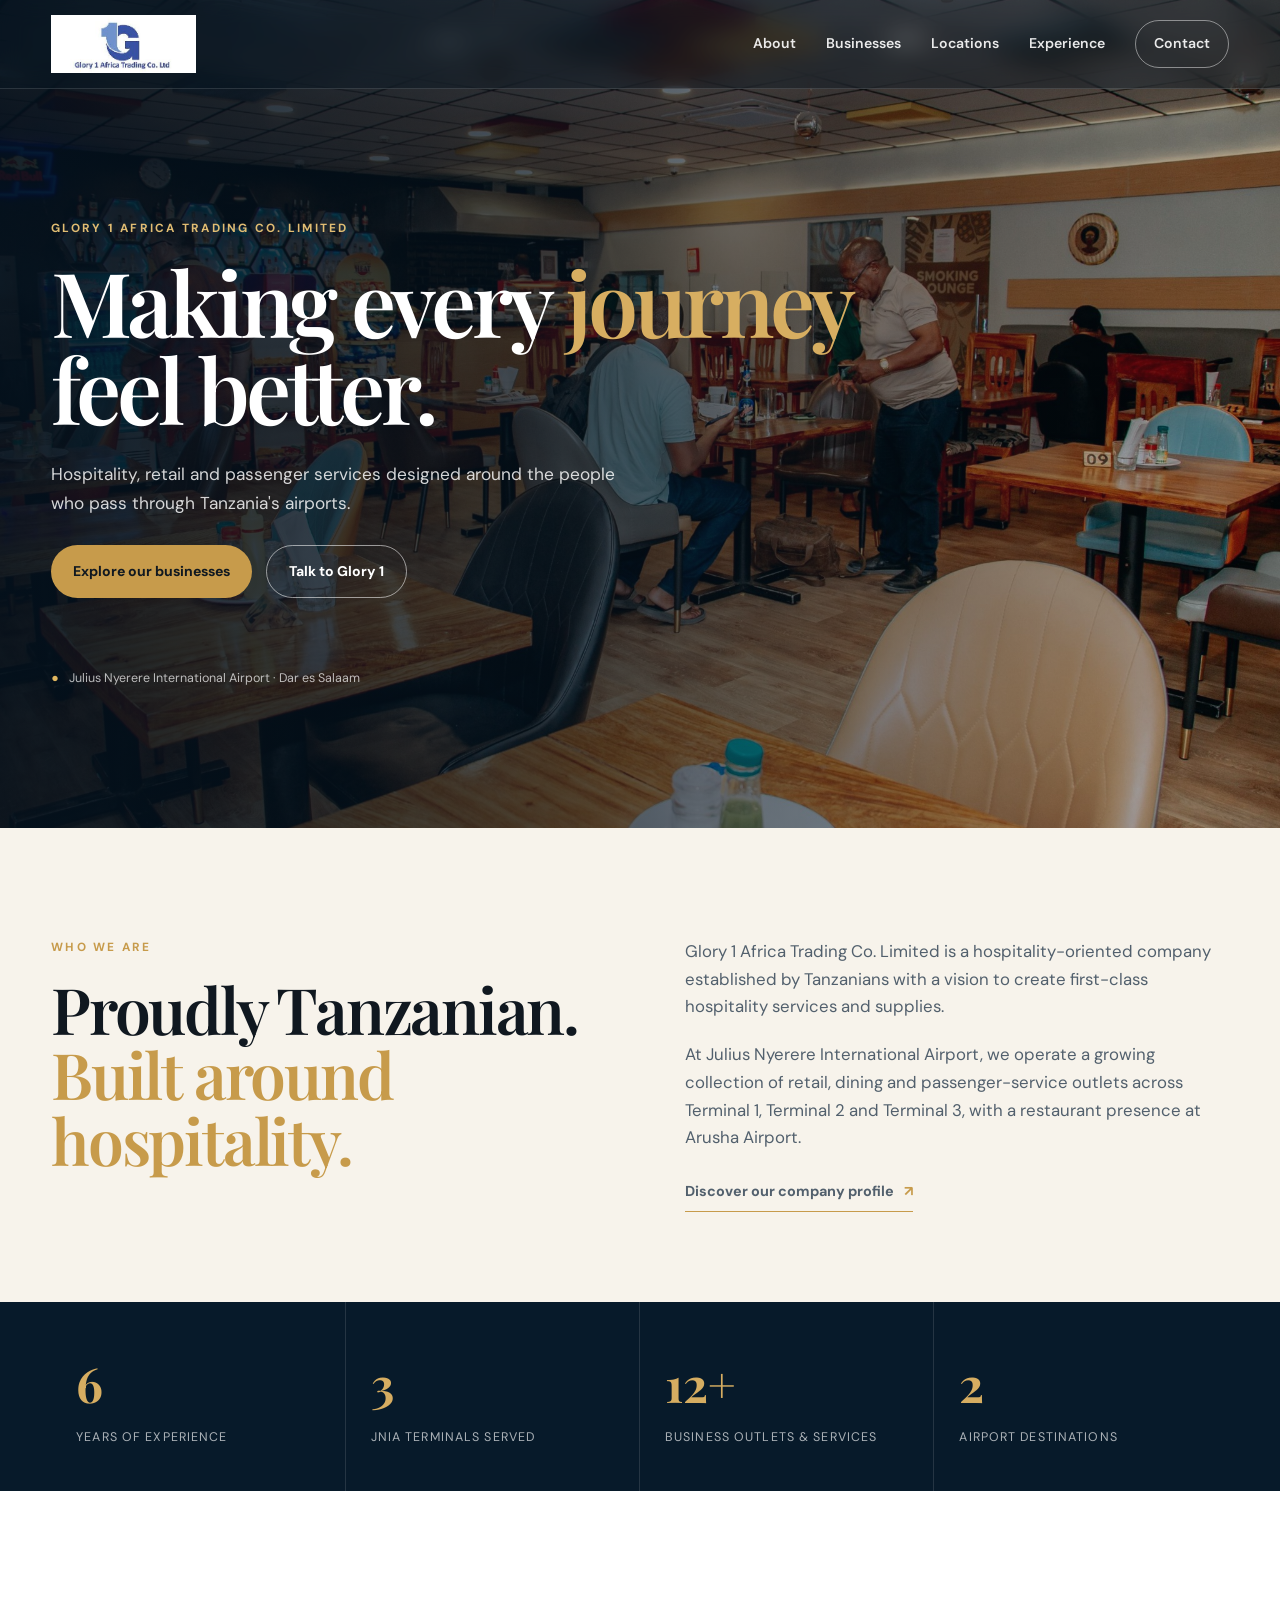
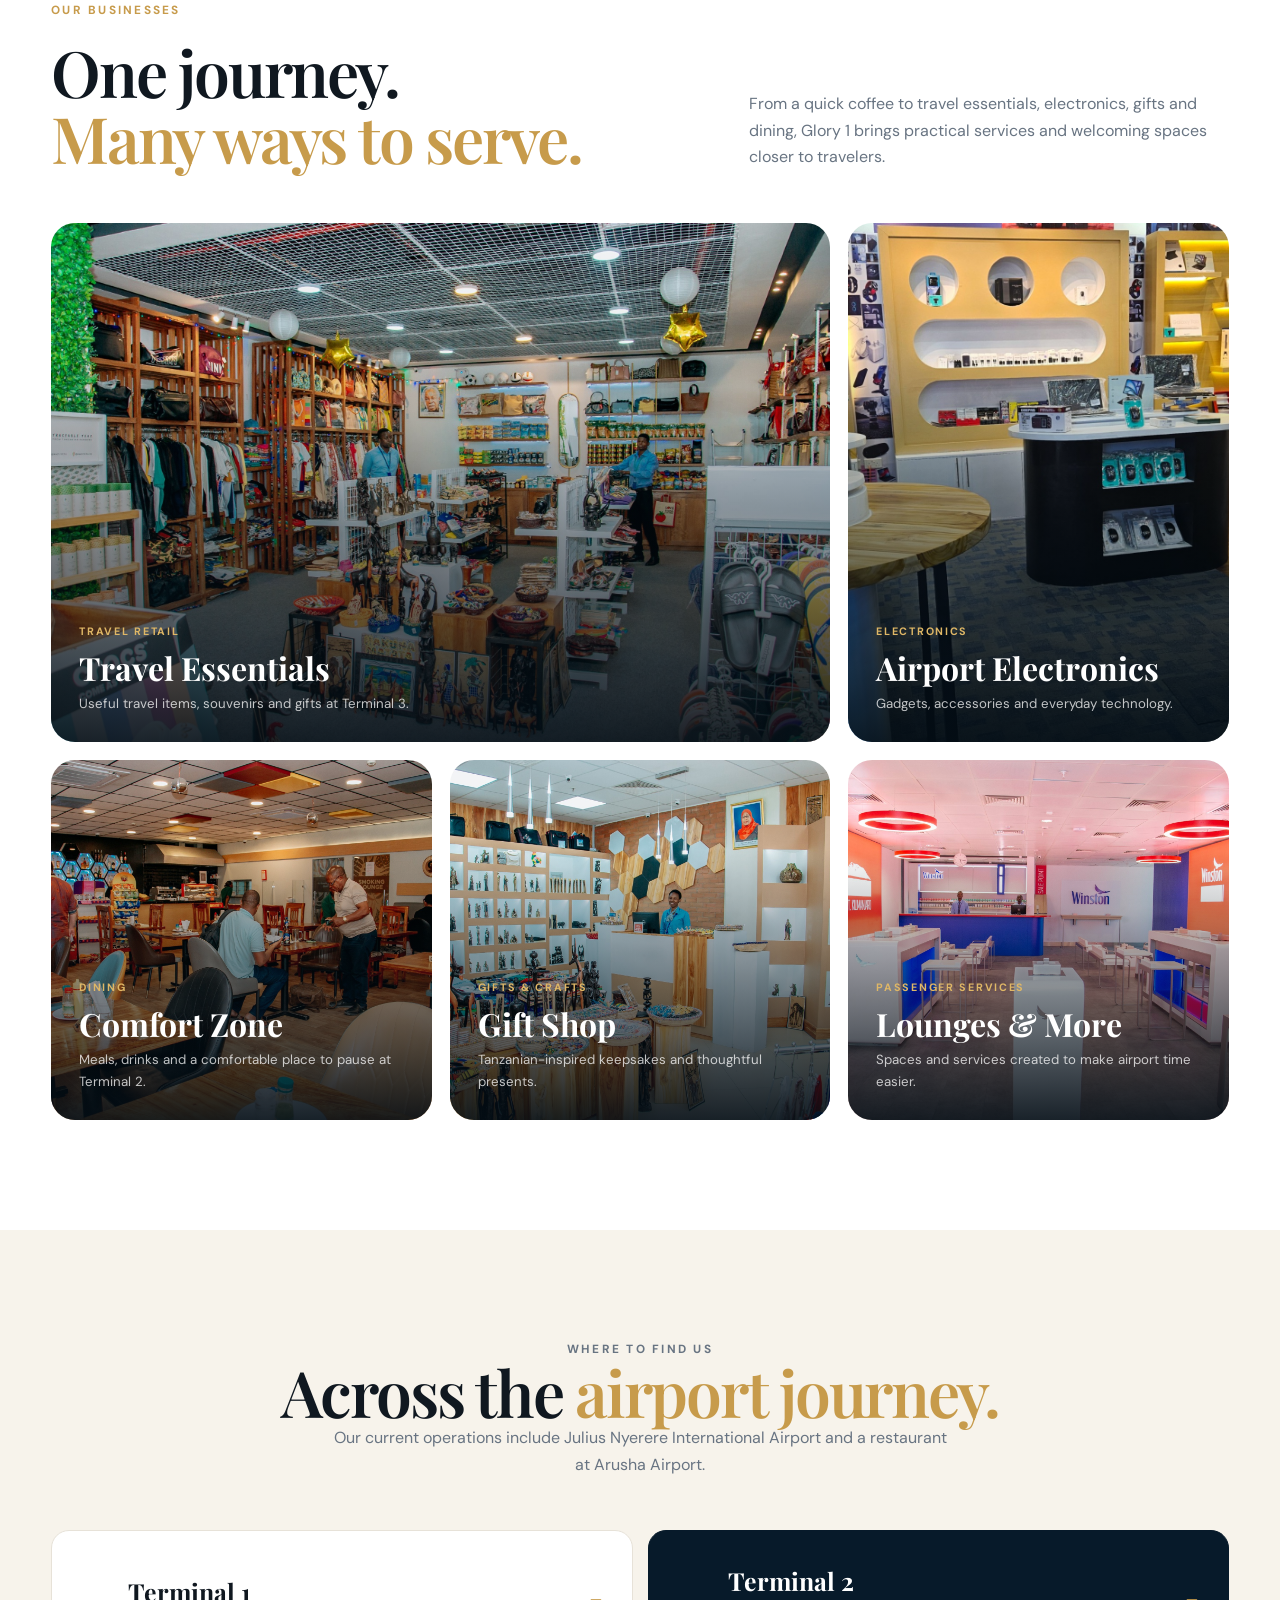
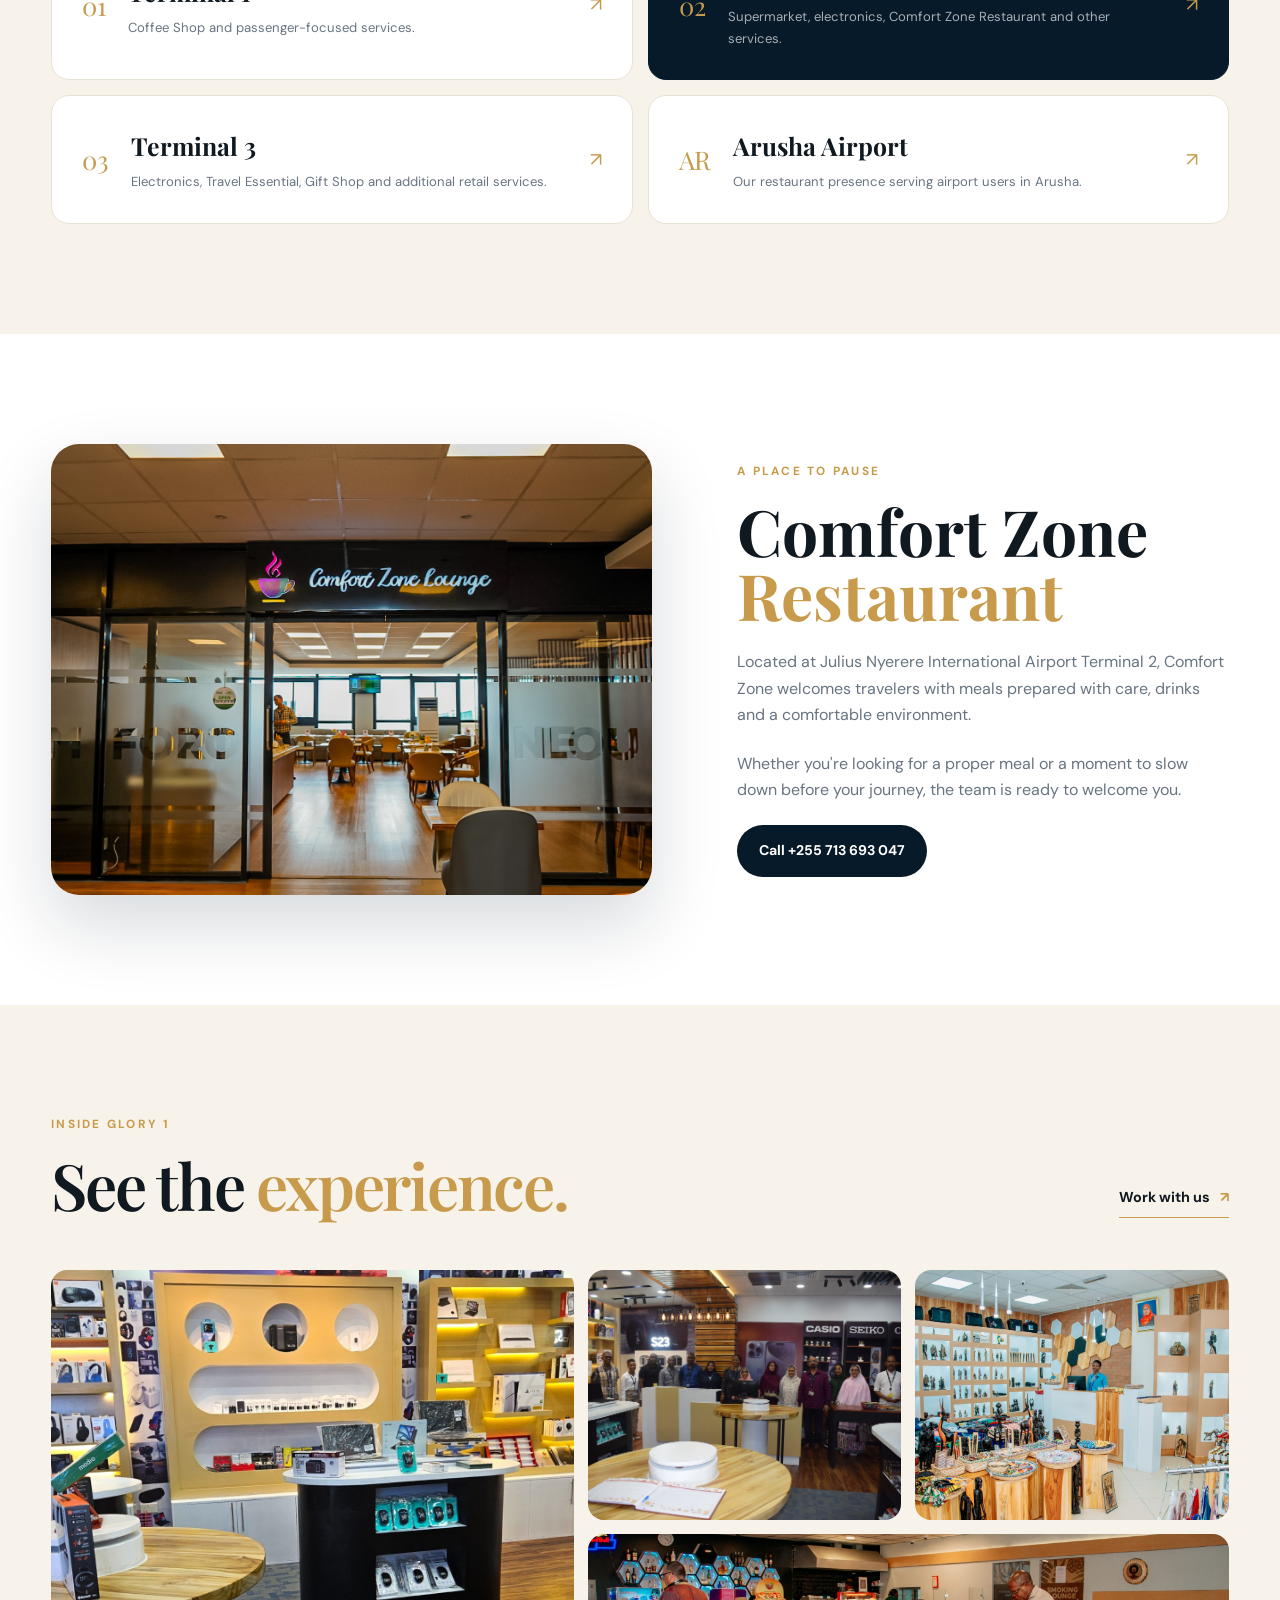
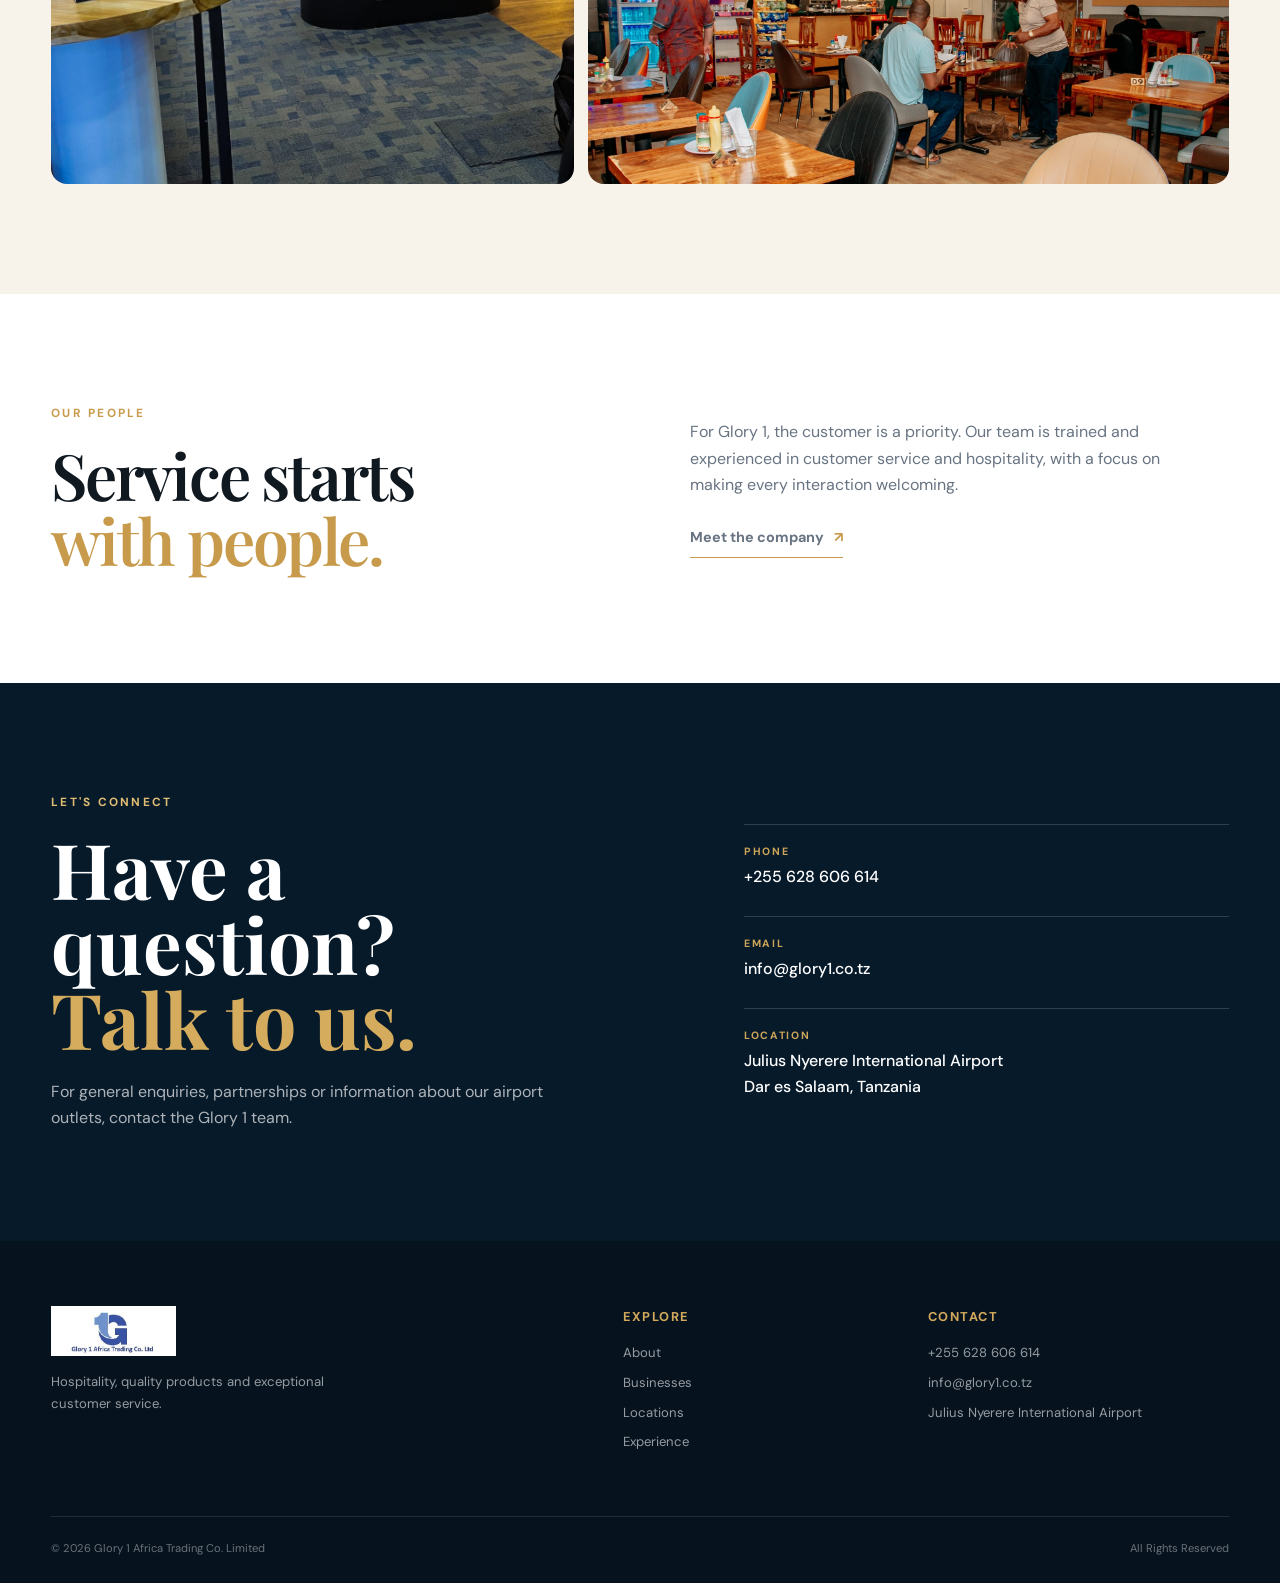
<file: index.html>
<!DOCTYPE html>
<html lang="en">
<head>
  <meta charset="UTF-8">
  <meta name="viewport" content="width=device-width, initial-scale=1.0">
  <meta name="description" content="Glory 1 Africa Trading Co. Limited — hospitality, airport retail, dining and passenger services in Tanzania.">
  <title>Glory 1 Africa | Hospitality & Airport Retail</title>
  <link rel="preconnect" href="https://fonts.googleapis.com">
  <link rel="preconnect" href="https://fonts.gstatic.com" crossorigin>
  <link href="https://fonts.googleapis.com/css2?family=DM+Sans:wght@400;500;600;700&family=Playfair+Display:wght@500;600;700&display=swap" rel="stylesheet">
  <link rel="stylesheet" href="style.css">
</head>
<body>
<header class="site-header" id="top">
  <div class="container nav-wrap">
    <a class="brand" href="#top" aria-label="Glory 1 home"><img src="logo.jpg" alt="Glory 1 Africa Trading Co. Limited"></a>
    <button class="menu-toggle" aria-expanded="false" aria-controls="main-nav">☰</button>
    <nav id="main-nav" class="main-nav" aria-label="Main navigation">
      <a href="#about">About</a>
      <a href="#businesses">Businesses</a>
      <a href="#locations">Locations</a>
      <a href="#experience">Experience</a>
      <a href="#contact" class="nav-cta">Contact</a>
    </nav>
  </div>
</header>

<main>
<section class="hero">
  <div class="hero-media"><img src="Comfort.jpg" alt="Comfort Zone restaurant at Glory 1"></div>
  <div class="hero-shade"></div>
  <div class="container hero-inner">
    <p class="eyebrow light">GLORY 1 AFRICA TRADING CO. LIMITED</p>
    <h1>Making every <em>journey</em> feel better.</h1>
    <p class="hero-copy">Hospitality, retail and passenger services designed around the people who pass through Tanzania's airports.</p>
    <div class="hero-actions">
      <a class="button button-gold" href="#businesses">Explore our businesses</a>
      <a class="button button-outline" href="#contact">Talk to Glory 1</a>
    </div>
    <div class="hero-location"><span class="pin">●</span> Julius Nyerere International Airport · Dar es Salaam</div>
  </div>
</section>

<section class="intro" id="about">
  <div class="container intro-grid">
    <div>
      <p class="eyebrow">WHO WE ARE</p>
      <h2>Proudly Tanzanian.<br><span>Built around hospitality.</span></h2>
    </div>
    <div class="intro-copy">
      <p>Glory 1 Africa Trading Co. Limited is a hospitality-oriented company established by Tanzanians with a vision to create first-class hospitality services and supplies.</p>
      <p>At Julius Nyerere International Airport, we operate a growing collection of retail, dining and passenger-service outlets across Terminal 1, Terminal 2 and Terminal 3, with a restaurant presence at Arusha Airport.</p>
      <a class="text-link" href="company profile.html">Discover our company profile <span>↗</span></a>
    </div>
  </div>
</section>

<section class="stats">
  <div class="container stats-grid">
    <div><strong>6</strong><span>Years of experience</span></div>
    <div><strong>3</strong><span>JNIA terminals served</span></div>
    <div><strong>12+</strong><span>Business outlets & services</span></div>
    <div><strong>2</strong><span>Airport destinations</span></div>
  </div>
</section>

<section class="businesses section" id="businesses">
  <div class="container">
    <div class="section-heading">
      <div><p class="eyebrow">OUR BUSINESSES</p><h2>One journey.<br><span>Many ways to serve.</span></h2></div>
      <p>From a quick coffee to travel essentials, electronics, gifts and dining, Glory 1 brings practical services and welcoming spaces closer to travelers.</p>
    </div>
    <div class="business-grid">
      <article class="business-card large"><img src="Travelling.jpg" alt="Travel essentials and gifts shop"><div class="card-overlay"><span>TRAVEL RETAIL</span><h3>Travel Essentials</h3><p>Useful travel items, souvenirs and gifts at Terminal 3.</p></div></article>
      <article class="business-card"><img src="Electronic.jpg" alt="Glory 1 electronics shop"><div class="card-overlay"><span>ELECTRONICS</span><h3>Airport Electronics</h3><p>Gadgets, accessories and everyday technology.</p></div></article>
      <article class="business-card"><img src="Comfort.jpg" alt="Comfort Zone restaurant interior"><div class="card-overlay"><span>DINING</span><h3>Comfort Zone</h3><p>Meals, drinks and a comfortable place to pause at Terminal 2.</p></div></article>
      <article class="business-card"><img src="gift.jpg" alt="Glory 1 gift shop with Tanzanian crafts"><div class="card-overlay"><span>GIFTS & CRAFTS</span><h3>Gift Shop</h3><p>Tanzanian-inspired keepsakes and thoughtful presents.</p></div></article>
      <article class="business-card"><img src="SMOKING.jpg" alt="Glory 1 smoking lounge"><div class="card-overlay"><span>PASSENGER SERVICES</span><h3>Lounges & More</h3><p>Spaces and services created to make airport time easier.</p></div></article>
    </div>
  </div>
</section>

<section class="locations section" id="locations">
  <div class="container">
    <div class="section-heading centered"><p class="eyebrow">WHERE TO FIND US</p><h2>Across the <span>airport journey.</span></h2><p>Our current operations include Julius Nyerere International Airport and a restaurant at Arusha Airport.</p></div>
    <div class="location-grid">
      <article class="location-card"><span class="terminal">01</span><div><h3>Terminal 1</h3><p>Coffee Shop and passenger-focused services.</p></div><span class="arrow">↗</span></article>
      <article class="location-card featured"><span class="terminal">02</span><div><h3>Terminal 2</h3><p>Supermarket, electronics, Comfort Zone Restaurant and other services.</p></div><span class="arrow">↗</span></article>
      <article class="location-card"><span class="terminal">03</span><div><h3>Terminal 3</h3><p>Electronics, Travel Essential, Gift Shop and additional retail services.</p></div><span class="arrow">↗</span></article>
      <article class="location-card"><span class="terminal">AR</span><div><h3>Arusha Airport</h3><p>Our restaurant presence serving airport users in Arusha.</p></div><span class="arrow">↗</span></article>
    </div>
  </div>
</section>

<section class="feature section" id="experience">
  <div class="container feature-grid">
    <div class="feature-image"><img src="zone.jpg" alt="Comfort Zone Lounge interior"></div>
    <div class="feature-content">
      <p class="eyebrow">A PLACE TO PAUSE</p>
      <h2>Comfort Zone<br><span>Restaurant</span></h2>
      <p>Located at Julius Nyerere International Airport Terminal 2, Comfort Zone welcomes travelers with meals prepared with care, drinks and a comfortable environment.</p>
      <p>Whether you're looking for a proper meal or a moment to slow down before your journey, the team is ready to welcome you.</p>
      <a class="button button-dark" href="tel:+255713693047">Call +255 713 693 047</a>
    </div>
  </div>
</section>

<section class="gallery section">
  <div class="container">
    <div class="section-heading"><div><p class="eyebrow">INSIDE GLORY 1</p><h2>See the <span>experience.</span></h2></div><a class="text-link" href="#contact">Work with us <span>↗</span></a></div>
    <div class="gallery-grid">
      <img class="g1" src="Electronic.jpg" alt="Electronics shop interior">
      <img class="g2" src="event.jpg" alt="Glory 1 team">
      <img class="g3" src="gift.jpg" alt="Gift shop interior">
      <img class="g4" src="Comfort.jpg" alt="Restaurant interior">
    </div>
  </div>
</section>

<section class="people section">
  <div class="container people-inner">
    <div><p class="eyebrow">OUR PEOPLE</p><h2>Service starts<br><span>with people.</span></h2></div>
    <div><p>For Glory 1, the customer is a priority. Our team is trained and experienced in customer service and hospitality, with a focus on making every interaction welcoming.</p><a class="text-link" href="company profile.html">Meet the company <span>↗</span></a></div>
  </div>
</section>

<section class="contact section" id="contact">
  <div class="container contact-box">
    <div><p class="eyebrow light">LET'S CONNECT</p><h2>Have a question?<br><em>Talk to us.</em></h2><p>For general enquiries, partnerships or information about our airport outlets, contact the Glory 1 team.</p></div>
    <div class="contact-details">
      <a href="tel:+255628606614"><small>PHONE</small><strong>+255 628 606 614</strong></a>
      <a href="mailto:info@glory1.co.tz"><small>EMAIL</small><strong>info@glory1.co.tz</strong></a>
      <div><small>LOCATION</small><strong>Julius Nyerere International Airport<br>Dar es Salaam, Tanzania</strong></div>
    </div>
  </div>
</section>
</main>

<footer class="footer">
  <div class="container footer-grid">
    <div><img src="logo.jpg" alt="Glory 1 Africa"><p>Hospitality, quality products and exceptional customer service.</p></div>
    <div><h3>Explore</h3><a href="#about">About</a><a href="#businesses">Businesses</a><a href="#locations">Locations</a><a href="#experience">Experience</a></div>
    <div><h3>Contact</h3><a href="tel:+255628606614">+255 628 606 614</a><a href="mailto:info@glory1.co.tz">info@glory1.co.tz</a><a href="#contact">Julius Nyerere International Airport</a></div>
  </div>
  <div class="container footer-bottom"><span>© 2026 Glory 1 Africa Trading Co. Limited</span><span>All Rights Reserved</span></div>
</footer>
<script>
const toggle=document.querySelector('.menu-toggle');
const nav=document.querySelector('.main-nav');
toggle.addEventListener('click',()=>{const open=nav.classList.toggle('open');toggle.setAttribute('aria-expanded',open);toggle.textContent=open?'×':'☰';});
nav.querySelectorAll('a').forEach(a=>a.addEventListener('click',()=>{nav.classList.remove('open');toggle.setAttribute('aria-expanded','false');toggle.textContent='☰';}));
</script>
</body>
</html>
</file>
<file: style.css>
:root{--navy:#071a2a;--navy2:#0d2a42;--gold:#c79b4b;--cream:#f7f3eb;--ink:#101820;--muted:#687482;--white:#fff;--line:#e7e2d8;--max:1180px;--radius:24px}
*{box-sizing:border-box;margin:0;padding:0}html{scroll-behavior:smooth}body{font-family:'DM Sans',sans-serif;color:var(--ink);line-height:1.65;background:#fff}img{display:block;width:100%}a{text-decoration:none;color:inherit}.container{width:min(92%,var(--max));margin:auto}.section{padding:110px 0}.eyebrow{font-size:.74rem;letter-spacing:.19em;font-weight:700;color:var(--gold);margin-bottom:18px}.eyebrow.light{color:#e1bd73}.site-header{position:absolute;top:0;left:0;right:0;z-index:20;border-bottom:1px solid rgba(255,255,255,.13);background:rgba(5,20,33,.38);backdrop-filter:blur(12px)}.nav-wrap{height:88px;display:flex;align-items:center;justify-content:space-between;gap:30px}.brand img{width:auto;max-width:175px;height:58px;object-fit:contain}.main-nav{display:flex;align-items:center;gap:30px;color:#fff;font-size:.88rem;font-weight:600}.main-nav a{opacity:.9;transition:.25s}.main-nav a:hover{opacity:1;color:#e2bd72}.nav-cta{padding:11px 18px;border:1px solid rgba(255,255,255,.5);border-radius:999px}.menu-toggle{display:none;background:none;border:0;color:#fff;font-size:30px}.hero{min-height:92vh;position:relative;display:flex;align-items:center;overflow:hidden;background:var(--navy);color:#fff}.hero-media,.hero-shade{position:absolute;inset:0}.hero-media img{height:100%;object-fit:cover;object-position:center}.hero-shade{background:linear-gradient(90deg,rgba(4,17,29,.92) 0%,rgba(4,17,29,.7) 43%,rgba(4,17,29,.22) 100%)}.hero-inner{position:relative;z-index:2;padding-top:80px}.hero h1{font-family:'Playfair Display',serif;font-size:clamp(3.3rem,7vw,6.4rem);line-height:.98;max-width:800px;font-weight:600;letter-spacing:-.045em}.hero h1 em,.hero h1 em{font-style:normal;color:#d7ae61}.hero-copy{font-size:1.08rem;max-width:590px;margin:28px 0;color:rgba(255,255,255,.82)}.hero-actions{display:flex;gap:14px;flex-wrap:wrap}.button{display:inline-flex;align-items:center;justify-content:center;padding:14px 22px;border-radius:999px;font-weight:700;font-size:.88rem;transition:.25s}.button:hover{transform:translateY(-2px)}.button-gold{background:var(--gold);color:#101820}.button-outline{border:1px solid rgba(255,255,255,.55);color:#fff}.button-dark{background:var(--navy);color:#fff}.hero-location{margin-top:70px;font-size:.78rem;color:rgba(255,255,255,.7)}.pin{color:#e0b65f;margin-right:7px}.intro{padding:110px 0 90px;background:var(--cream)}.intro-grid{display:grid;grid-template-columns:1fr 1fr;gap:90px;align-items:start}.intro h2,.section-heading h2,.people h2{font-family:'Playfair Display',serif;font-size:clamp(2.6rem,5vw,4.3rem);line-height:1.03;font-weight:600;letter-spacing:-.035em}.intro h2 span,.section-heading h2 span,.people h2 span,.feature h2 span{color:var(--gold)}.intro-copy{font-size:1.05rem;color:#52606d;max-width:600px}.intro-copy p+p{margin-top:20px}.text-link{display:inline-flex;gap:10px;margin-top:28px;font-weight:700;font-size:.9rem;border-bottom:1px solid var(--gold);padding-bottom:7px}.text-link span{color:var(--gold)}.stats{background:var(--navy);color:#fff}.stats-grid{display:grid;grid-template-columns:repeat(4,1fr)}.stats-grid>div{padding:42px 25px;border-right:1px solid rgba(255,255,255,.12)}.stats-grid>div:last-child{border:0}.stats strong{display:block;font-family:'Playfair Display',serif;font-size:3rem;color:#d6ad61}.stats span{font-size:.78rem;color:rgba(255,255,255,.66);text-transform:uppercase;letter-spacing:.09em}.section-heading{display:flex;justify-content:space-between;gap:60px;align-items:end;margin-bottom:52px}.section-heading>p{max-width:480px;color:var(--muted)}.centered{text-align:center;display:block}.centered>p{margin:0 auto;max-width:620px}.business-grid{display:grid;grid-template-columns:repeat(12,1fr);gap:18px}.business-card{position:relative;min-height:360px;overflow:hidden;border-radius:var(--radius);background:#111;grid-column:span 4}.business-card.large{grid-column:span 8;min-height:430px}.business-card img{height:100%;object-fit:cover;transition:transform .6s}.business-card:hover img{transform:scale(1.045)}.business-card:after{content:'';position:absolute;inset:0;background:linear-gradient(180deg,transparent 25%,rgba(3,13,21,.9) 100%)}.card-overlay{position:absolute;z-index:2;left:28px;right:28px;bottom:27px;color:#fff}.card-overlay span{font-size:.67rem;letter-spacing:.16em;color:#dfb766;font-weight:700}.card-overlay h3{font-family:'Playfair Display',serif;font-size:2rem;line-height:1.05;margin:8px 0}.card-overlay p{font-size:.83rem;color:rgba(255,255,255,.75);max-width:430px}.locations{background:var(--cream)}.location-grid{display:grid;grid-template-columns:1fr 1fr;gap:15px;margin-top:45px}.location-card{background:#fff;border:1px solid var(--line);padding:30px;display:grid;grid-template-columns:auto 1fr auto;gap:22px;align-items:center;border-radius:18px;transition:.25s}.location-card:hover{transform:translateY(-3px);box-shadow:0 15px 35px rgba(8,27,43,.08)}.location-card.featured{background:var(--navy);color:#fff;border-color:var(--navy)}.terminal{font-family:'Playfair Display',serif;font-size:1.6rem;color:var(--gold)}.location-card h3{font-family:'Playfair Display',serif;font-size:1.55rem}.location-card p{font-size:.82rem;color:var(--muted);margin-top:4px}.featured p{color:rgba(255,255,255,.65)}.arrow{font-size:1.2rem;color:var(--gold)}.feature{background:#fff}.feature-grid{display:grid;grid-template-columns:1.1fr .9fr;gap:85px;align-items:center}.feature-image{border-radius:28px;overflow:hidden;box-shadow:0 30px 70px rgba(8,27,43,.16)}.feature-image img{aspect-ratio:4/3;object-fit:cover}.feature h2{font-family:'Playfair Display',serif;font-size:clamp(3rem,5vw,4.7rem);line-height:1}.feature-content>p:not(.eyebrow){color:var(--muted);margin:22px 0}.gallery{background:var(--cream)}.gallery-grid{display:grid;grid-template-columns:1.25fr .75fr .75fr;grid-template-rows:250px 250px;gap:14px}.gallery-grid img{height:100%;object-fit:cover;border-radius:16px}.gallery-grid .g1{grid-row:span 2}.gallery-grid .g4{grid-column:2 / 4}.people{background:#fff}.people-inner{display:grid;grid-template-columns:1fr 1fr;gap:100px;align-items:center}.people-inner>div:last-child{color:var(--muted);max-width:500px}.contact{background:var(--navy);color:#fff}.contact-box{display:grid;grid-template-columns:1.1fr .9fr;gap:100px;align-items:center}.contact h2{font-family:'Playfair Display',serif;font-size:clamp(3rem,6vw,5.5rem);line-height:.98}.contact h2 em{font-style:normal;color:#d5ac5d}.contact p:not(.eyebrow){color:rgba(255,255,255,.67);max-width:520px;margin-top:22px}.contact-details{display:grid;gap:25px}.contact-details a,.contact-details>div{border-top:1px solid rgba(255,255,255,.16);padding-top:18px}.contact-details small{display:block;font-size:.66rem;letter-spacing:.16em;color:#cda558;font-weight:700;margin-bottom:4px}.contact-details strong{font-size:1rem;font-weight:500}.footer{background:#06131f;color:#fff;padding:65px 0 25px}.footer-grid{display:grid;grid-template-columns:1.5fr .7fr .9fr;gap:70px;padding-bottom:55px}.footer img{width:auto;max-width:165px;height:50px;object-fit:contain;margin-bottom:15px}.footer p,.footer a{font-size:.82rem;color:rgba(255,255,255,.58)}.footer p{max-width:300px}.footer h3{font-size:.8rem;text-transform:uppercase;letter-spacing:.12em;color:#d3aa5c;margin-bottom:15px}.footer a{display:block;margin:8px 0}.footer a:hover{color:#fff}.footer-bottom{border-top:1px solid rgba(255,255,255,.1);padding-top:22px;display:flex;justify-content:space-between;font-size:.7rem;color:rgba(255,255,255,.4)}
@media(max-width:850px){.main-nav{display:none;position:absolute;top:88px;left:0;right:0;background:var(--navy);padding:20px 4%;flex-direction:column;align-items:flex-start}.main-nav.open{display:flex}.menu-toggle{display:block}.hero{min-height:85vh}.intro-grid,.feature-grid,.people-inner,.contact-box{grid-template-columns:1fr;gap:45px}.stats-grid{grid-template-columns:1fr 1fr}.stats-grid>div{border-bottom:1px solid rgba(255,255,255,.12)}.business-card,.business-card.large{grid-column:span 6}.location-grid{grid-template-columns:1fr}.gallery-grid{grid-template-columns:1fr 1fr;grid-template-rows:220px 220px 220px}.gallery-grid .g1{grid-row:span 1}.gallery-grid .g4{grid-column:1 / 3}.footer-grid{grid-template-columns:1fr 1fr;gap:35px}.section{padding:80px 0}}
@media(max-width:560px){.brand img{max-width:145px}.hero h1{font-size:3.25rem}.hero-location{margin-top:45px}.section-heading{display:block}.section-heading>p{margin-top:20px}.business-card,.business-card.large{grid-column:1 / -1;min-height:330px}.stats-grid{grid-template-columns:1fr 1fr}.stats-grid>div{padding:30px 15px}.stats strong{font-size:2.4rem}.gallery-grid{display:grid;grid-template-columns:1fr;grid-template-rows:240px 240px 240px 240px}.gallery-grid .g4{grid-column:auto}.footer-grid{grid-template-columns:1fr}.footer-bottom{display:block}.footer-bottom span{display:block;margin-top:6px}}

/* Company profile page */
body:has(.hero-overlay){background:#fff;color:var(--ink)}
body:has(.hero-overlay) .header{position:absolute;z-index:20;top:0;left:0;right:0;background:rgba(5,20,33,.48);border-bottom:1px solid rgba(255,255,255,.16);backdrop-filter:blur(12px)}
body:has(.hero-overlay) .header>.container{width:min(92%,var(--max));height:88px;margin:auto;display:flex;align-items:center;justify-content:space-between;gap:28px}
body:has(.hero-overlay) .logo img{width:auto;height:58px;max-width:175px;object-fit:contain}
body:has(.hero-overlay) .navigation ul{display:flex;gap:30px;align-items:center;list-style:none}
body:has(.hero-overlay) .navigation a{color:white;font-size:.88rem;font-weight:600;transition:color .2s}
body:has(.hero-overlay) .navigation a:hover{color:#e1bd73}
body:has(.hero-overlay) .profile-contact{margin-left:auto}
body:has(.hero-overlay) .btn{display:inline-flex;align-items:center;justify-content:center;padding:13px 21px;border-radius:999px;font-size:.88rem;font-weight:700;transition:transform .2s,background .2s}
body:has(.hero-overlay) .btn:hover{transform:translateY(-2px)}
body:has(.hero-overlay) .btn-primary{background:var(--gold);color:#101820}
body:has(.hero-overlay) .btn-secondary{border:1px solid rgba(255,255,255,.6);color:#fff}
body:has(.hero-overlay) main>.hero{min-height:78vh;padding:150px 0 90px;position:relative;display:flex;align-items:center;overflow:hidden;background:linear-gradient(90deg,rgba(4,17,29,.94),rgba(4,17,29,.55)),url('Comfort.jpg') center 48%/cover;color:#fff}
body:has(.hero-overlay) .hero-overlay{position:absolute;inset:0;background:linear-gradient(90deg,rgba(4,17,29,.28),transparent 85%)}
body:has(.hero-overlay) .hero-content{position:relative;z-index:1;max-width:720px}
body:has(.hero-overlay) .hero-subtitle,.section-label{font-size:.74rem;letter-spacing:.19em;text-transform:uppercase;font-weight:700;color:var(--gold);margin-bottom:18px}
body:has(.hero-overlay) .hero-subtitle{color:#e1bd73}
body:has(.hero-overlay) .hero h1{font-family:'Playfair Display',serif;font-size:clamp(3.5rem,8vw,6.6rem);line-height:.98;letter-spacing:-.045em;color:#fff}
body:has(.hero-overlay) .hero h1 span{color:#d7ae61}
body:has(.hero-overlay) .hero-content>p:not(.hero-subtitle){max-width:580px;margin:24px 0 30px;color:rgba(255,255,255,.82);font-size:1.08rem}
body:has(.hero-overlay) .hero-buttons{display:flex;gap:14px;flex-wrap:wrap}
body:has(.hero-overlay) .about{padding:105px 0;background:var(--cream)}
body:has(.hero-overlay) .about-grid{display:grid;grid-template-columns:1fr 1fr;gap:80px;align-items:center}
body:has(.hero-overlay) .about-image{overflow:hidden;border-radius:26px;box-shadow:0 25px 60px rgba(8,27,43,.14)}
body:has(.hero-overlay) .about-image img{width:100%;height:520px;object-fit:cover}
body:has(.hero-overlay) .about-content h2,.purpose-heading h2,.shops .section-heading h2{font-family:'Playfair Display',serif;font-size:clamp(2.5rem,4.7vw,4rem);line-height:1.04;letter-spacing:-.035em;margin-bottom:20px}
body:has(.hero-overlay) .about-content h2 span,body:has(.hero-overlay) .purpose-heading h2 span,body:has(.hero-overlay) .shops .section-heading h2 span{color:var(--gold)}
body:has(.hero-overlay) .about-content>p:not(.section-label){color:#52606d;margin:15px 0;font-size:1rem}
body:has(.hero-overlay) .experience{display:flex;align-items:center;gap:16px;margin:27px 0}
body:has(.hero-overlay) .experience strong{font:600 3.5rem/1 'Playfair Display',serif;color:var(--gold)}
body:has(.hero-overlay) .experience span{font-size:.75rem;text-transform:uppercase;letter-spacing:.1em;color:var(--muted)}
body:has(.hero-overlay) .purpose-section,body:has(.hero-overlay) .shops{padding:100px 0}
body:has(.hero-overlay) .purpose-heading{text-align:center;max-width:690px;margin:0 auto 48px}
body:has(.hero-overlay) .purpose-heading>p:last-child,body:has(.hero-overlay) .shops .section-heading>p:last-child{color:var(--muted);max-width:600px;margin:14px auto 0}
body:has(.hero-overlay) .purpose-grid{display:grid;grid-template-columns:1fr 1fr;gap:20px}
body:has(.hero-overlay) .purpose-card{padding:38px;border:1px solid var(--line);border-radius:22px;background:#fff;box-shadow:0 14px 40px rgba(8,27,43,.05)}
body:has(.hero-overlay) .vision-card{background:var(--navy);color:#fff;border-color:var(--navy)}
body:has(.hero-overlay) .purpose-icon{width:48px;height:48px;border-radius:50%;display:grid;place-items:center;background:rgba(199,155,75,.15);color:var(--gold);font-family:'Playfair Display',serif;font-size:1.25rem}
body:has(.hero-overlay) .purpose-label{margin:24px 0 8px;color:var(--gold);font-size:.68rem;font-weight:700;letter-spacing:.17em}
body:has(.hero-overlay) .purpose-card h3,body:has(.hero-overlay) .shop-card h3{font:600 1.7rem/1.15 'Playfair Display',serif;margin-bottom:12px}
body:has(.hero-overlay) .purpose-card>p:last-child{color:var(--muted)}
body:has(.hero-overlay) .vision-card>p:last-child{color:rgba(255,255,255,.7)}
body:has(.hero-overlay) .shops{background:var(--cream)}
body:has(.hero-overlay) .shops .section-heading{display:block;text-align:center;margin:0 auto 45px}
body:has(.hero-overlay) .shops-grid{display:grid;grid-template-columns:repeat(4,1fr);gap:18px}
body:has(.hero-overlay) .shop-card{overflow:hidden;border-radius:18px;background:#fff;box-shadow:0 12px 35px rgba(8,27,43,.07)}
body:has(.hero-overlay) .shop-image{height:210px;overflow:hidden}
body:has(.hero-overlay) .shop-image img{width:100%;height:100%;object-fit:cover;transition:transform .5s}
body:has(.hero-overlay) .shop-card:hover .shop-image img{transform:scale(1.04)}
body:has(.hero-overlay) .shop-content{padding:23px}
body:has(.hero-overlay) .shop-content>p{color:var(--gold);font-size:.67rem;font-weight:700;letter-spacing:.14em;text-transform:uppercase}
body:has(.hero-overlay) .shop-card h3{margin:7px 0 14px;font-size:1.35rem}
body:has(.hero-overlay) .shop-content>a{font-size:.8rem;font-weight:700;border-bottom:1px solid var(--gold);padding-bottom:5px}
body:has(.hero-overlay) footer.footer{padding:60px 0 22px}
body:has(.hero-overlay) footer .footer-grid{grid-template-columns:1.4fr .8fr .8fr;gap:60px;padding-bottom:38px}
body:has(.hero-overlay) footer .footer-brand img{width:auto;max-width:165px;height:50px;object-fit:contain;margin-bottom:14px}
body:has(.hero-overlay) footer .footer-grid p,body:has(.hero-overlay) footer .footer-grid a{color:rgba(255,255,255,.65);font-size:.82rem}
body:has(.hero-overlay) footer .footer-grid h3{color:#d3aa5c;font-size:.8rem;text-transform:uppercase;letter-spacing:.12em;margin-bottom:15px}
body:has(.hero-overlay) footer .footer-bottom{border-top:1px solid rgba(255,255,255,.1);padding-top:20px;color:rgba(255,255,255,.45);font-size:.72rem}
@media(max-width:850px){body:has(.hero-overlay) .navigation ul{gap:15px}body:has(.hero-overlay) .about-grid{grid-template-columns:1fr;gap:42px}body:has(.hero-overlay) .about-image img{height:400px}body:has(.hero-overlay) .shops-grid{grid-template-columns:1fr 1fr}body:has(.hero-overlay) .header>.container{gap:15px}body:has(.hero-overlay) .profile-contact{display:none}}
@media(max-width:560px){body:has(.hero-overlay) .header>.container{height:76px}body:has(.hero-overlay) .logo img{height:48px;max-width:140px}body:has(.hero-overlay) .navigation{display:none}body:has(.hero-overlay) main>.hero{min-height:76vh;padding:125px 0 65px}body:has(.hero-overlay) .hero h1{font-size:3.35rem}body:has(.hero-overlay) .about,body:has(.hero-overlay) .purpose-section,body:has(.hero-overlay) .shops{padding:70px 0}body:has(.hero-overlay) .about-image img{height:300px}body:has(.hero-overlay) .purpose-grid,body:has(.hero-overlay) .shops-grid{grid-template-columns:1fr}body:has(.hero-overlay) .purpose-card{padding:28px}body:has(.hero-overlay) footer .footer-grid{grid-template-columns:1fr;gap:28px}}
</file>
